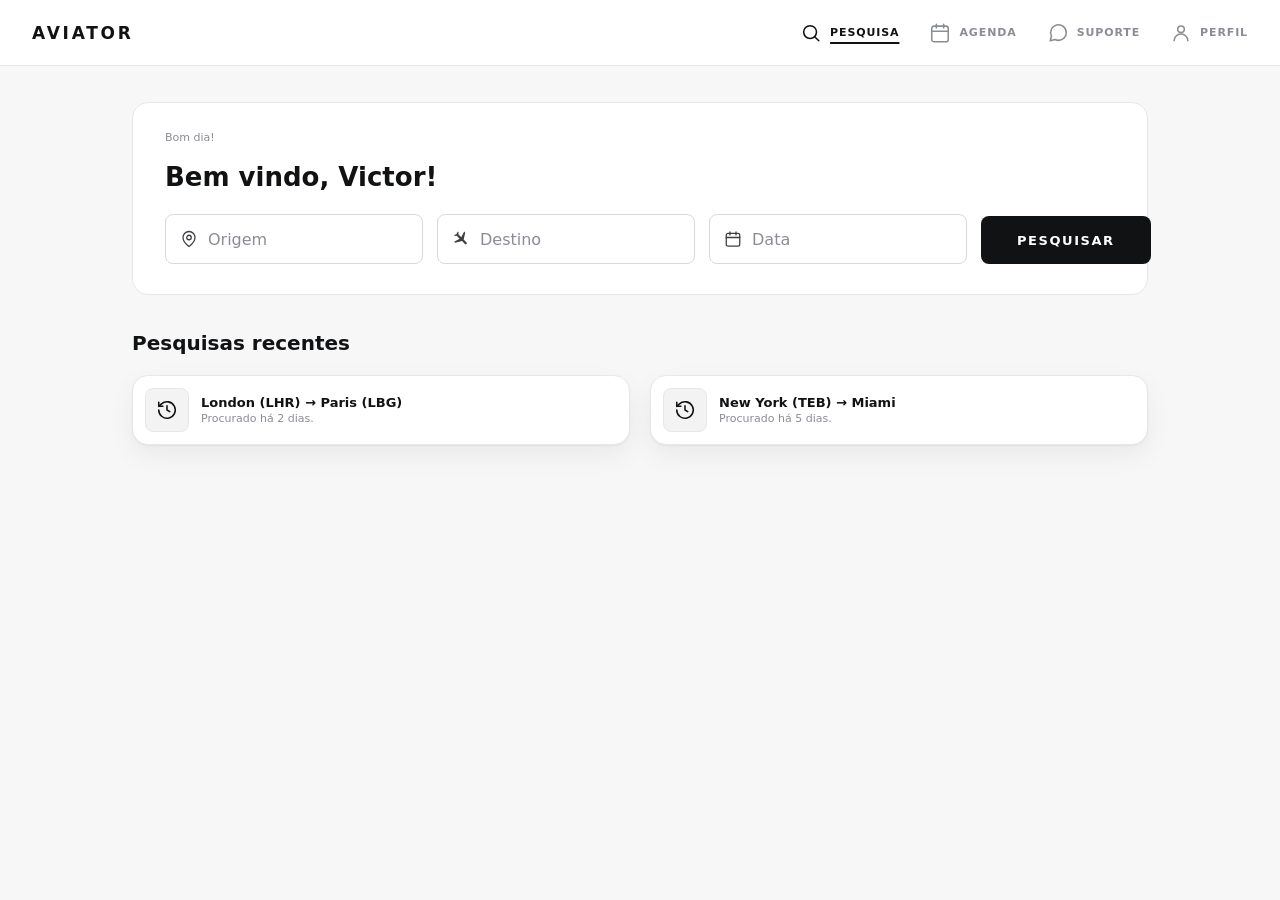
<file: index.html>
<!DOCTYPE html>
<html lang="pt-BR">
<head>
    <meta charset="UTF-8">
    <meta name="viewport" content="width=device-width, initial-scale=1.0">
    <meta name="theme-color" content="#ffffff">
    <link rel="stylesheet" href="style.css">
    <title>Aviator | Pesquisa</title>
</head>
<body>

<div class="app">

    <main class="tela">

        <section class="boas-vindas">
            <p class="ola">Bom dia!</p>
            <h1 class="nome-usuario">Bem vindo, Victor!</h1>

            <label class="campo">
                <svg class="icone" viewBox="0 0 24 24"><path d="M20 10c0 6-8 12-8 12s-8-6-8-12a8 8 0 0 1 16 0Z"/><circle cx="12" cy="10" r="3"/></svg>
                <input type="text" placeholder="Origem">
            </label>

            <label class="campo">
                <svg class="icone icone-cheio" viewBox="0 0 24 24"><path transform="rotate(135 12 12)" d="M21 16v-2l-8-5V3.5a1.5 1.5 0 0 0-3 0V9l-8 5v2l8-2.5V19l-2 1.5V22l3.5-1 3.5 1v-1.5L13 19v-5.5l8 2.5z"/></svg>
                <input type="text" placeholder="Destino">
            </label>

            <label class="campo">
                <svg class="icone" viewBox="0 0 24 24"><rect x="3" y="4.5" width="18" height="17" rx="2.5"/><path d="M8 2.5v4M16 2.5v4M3 10h18"/></svg>
                <input type="text" placeholder="Data">
            </label>

            <a class="btn" href="resultados.html">Pesquisar</a>
        </section>

        <section class="conteudo">
            <h2 class="subtitulo">Pesquisas recentes</h2>

            <div class="espaco">
                <a class="cartao recente" href="resultados.html">
                    <span class="recente-icone">
                        <svg class="icone icone-g" viewBox="0 0 24 24"><path d="M3 12a9 9 0 1 0 3-6.7L3 8"/><path d="M3 3.5V8h4.5"/><path d="M12 7.5V12l3 1.8"/></svg>
                    </span>
                    <span>
                        <span class="recente-rota">London (LHR) &rarr; Paris (LBG)</span>
                        <span class="recente-data">Procurado há 2 dias.</span>
                    </span>
                </a>

                <a class="cartao recente" href="resultados.html">
                    <span class="recente-icone">
                        <svg class="icone icone-g" viewBox="0 0 24 24"><path d="M3 12a9 9 0 1 0 3-6.7L3 8"/><path d="M3 3.5V8h4.5"/><path d="M12 7.5V12l3 1.8"/></svg>
                    </span>
                    <span>
                        <span class="recente-rota">New York (TEB) &rarr; Miami</span>
                        <span class="recente-data">Procurado há 5 dias.</span>
                    </span>
                </a>
            </div>
        </section>

    </main>

    <nav class="barra">
        <span class="marca">Aviator</span>
        <a href="index.html" class="ativo">
            <svg class="icone icone-g" viewBox="0 0 24 24"><circle cx="11" cy="11" r="7"/><path d="m20.5 20.5-4.2-4.2"/></svg>
            <span>Pesquisa</span>
        </a>
        <a href="agendamentos.html">
            <svg class="icone icone-g" viewBox="0 0 24 24"><rect x="3" y="4.5" width="18" height="17" rx="2.5"/><path d="M8 2.5v4M16 2.5v4M3 10h18"/></svg>
            <span>Agenda</span>
        </a>
        <a href="#">
            <svg class="icone icone-g" viewBox="0 0 24 24"><path d="M21 11.5a8.5 8.5 0 0 1-12.3 7.6L3.5 20.5l1.4-5.2A8.5 8.5 0 1 1 21 11.5Z"/></svg>
            <span>Suporte</span>
        </a>
        <a href="#">
            <svg class="icone icone-g" viewBox="0 0 24 24"><circle cx="12" cy="8" r="3.6"/><path d="M4.5 20.5a7.5 7.5 0 0 1 15 0"/></svg>
            <span>Perfil</span>
        </a>
    </nav>

</div>

</body>
</html>
</file>
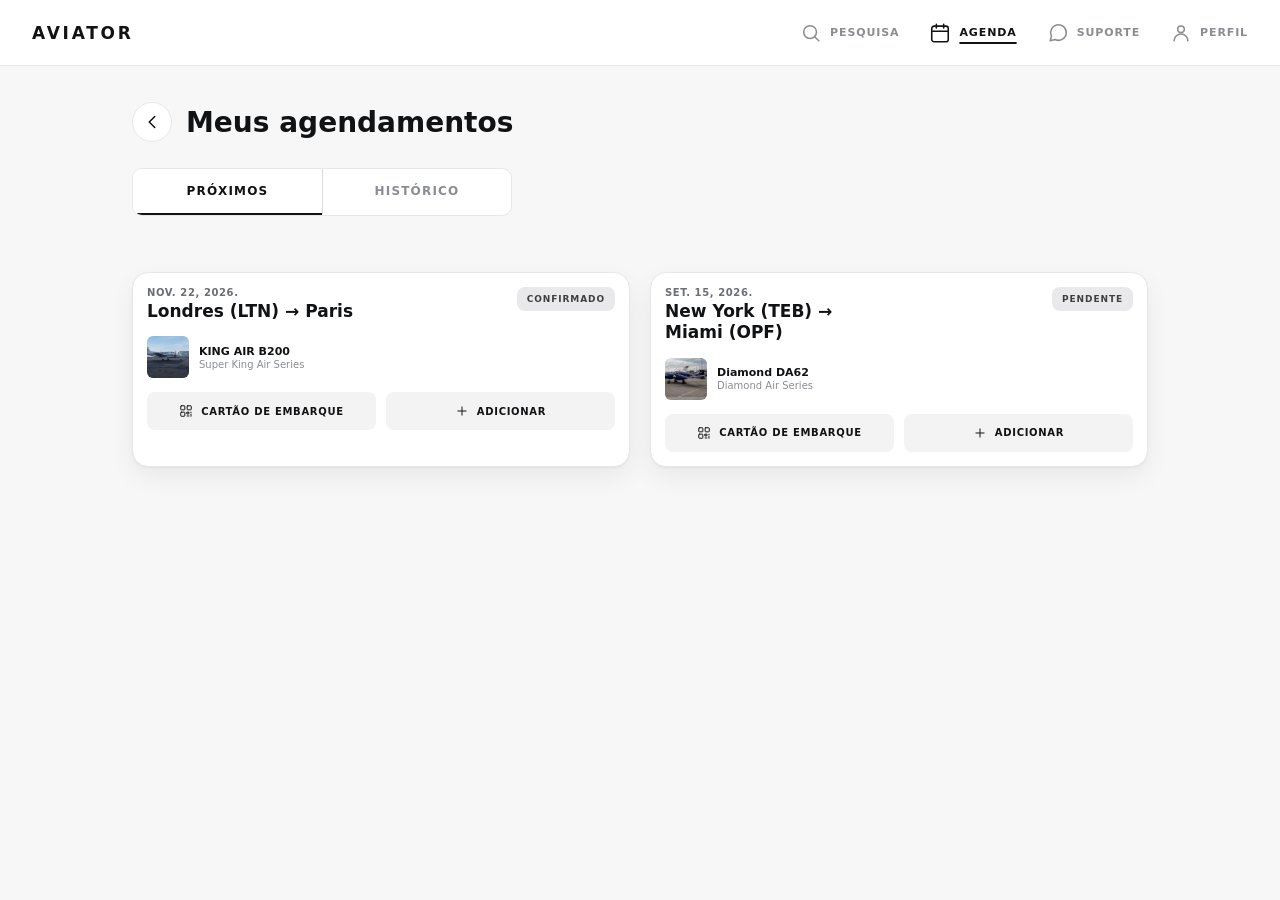
<file: agendamentos.html>
<!DOCTYPE html>
<html lang="pt-BR">
<head>
    <meta charset="UTF-8">
    <meta name="viewport" content="width=device-width, initial-scale=1.0">
    <meta name="theme-color" content="#ffffff">
    <link rel="stylesheet" href="style.css">
    <title>Aviator | Meus agendamentos</title>
</head>
<body>

<div class="app">

    <header class="topo">
        <a class="voltar" href="index.html">
            <svg class="icone icone-g" viewBox="0 0 24 24"><path d="M15 18 9 12l6-6"/></svg>
        </a>
        <h1 class="titulo-topo">Meus agendamentos</h1>
        <span></span>
    </header>

    <main class="tela">

        <!-- os dois radios ficam escondidos e controlam qual painel aparece -->
        <input class="controle-aba" type="radio" name="agenda" id="aba-proximos" checked>
        <input class="controle-aba" type="radio" name="agenda" id="aba-historico">

        <div class="abas">
            <label for="aba-proximos">Próximos</label>
            <label for="aba-historico">Histórico</label>
        </div>

        <section class="painel painel-proximos conteudo">
            <div class="espaco">

                <article class="cartao cartao-largo">
                    <div class="agendamento-topo">
                        <div>
                            <p class="agendamento-data">Nov. 22, 2026.</p>
                            <h2 class="agendamento-rota">Londres (LTN) &rarr; Paris</h2>
                        </div>
                        <span class="etiqueta">Confirmado</span>
                    </div>

                    <div class="agendamento-aviao">
                        <div class="foto foto-mini">
                            <img src="imagens/king-air-b200.jpg" alt="Beechcraft Super King Air B200">
                        </div>
                        <div>
                            <p class="agendamento-modelo">KING AIR B200</p>
                            <p class="agendamento-serie">Super King Air Series</p>
                        </div>
                    </div>

                    <div class="agendamento-acoes">
                        <a class="btn btn-claro" href="#">
                            <svg class="icone icone-p" viewBox="0 0 24 24"><rect x="3" y="3" width="7" height="7" rx="1"/><rect x="14" y="3" width="7" height="7" rx="1"/><rect x="3" y="14" width="7" height="7" rx="1"/><path d="M14 14h3v3h-3zM20.5 14v1M14 20.5h3M20.5 17.5v3.5"/></svg>
                            Cartão de embarque
                        </a>
                        <a class="btn btn-claro" href="#">
                            <svg class="icone icone-p" viewBox="0 0 24 24"><path d="M12 5v14M5 12h14"/></svg>
                            Adicionar
                        </a>
                    </div>
                </article>

                <article class="cartao cartao-largo">
                    <div class="agendamento-topo">
                        <div>
                            <p class="agendamento-data">Set. 15, 2026.</p>
                            <h2 class="agendamento-rota">New York (TEB) &rarr;<br>Miami (OPF)</h2>
                        </div>
                        <span class="etiqueta">Pendente</span>
                    </div>

                    <div class="agendamento-aviao">
                        <div class="foto foto-mini">
                            <img src="imagens/diamond-da62.jpg" alt="Diamond DA62 azul">
                        </div>
                        <div>
                            <p class="agendamento-modelo">Diamond DA62</p>
                            <p class="agendamento-serie">Diamond Air Series</p>
                        </div>
                    </div>

                    <div class="agendamento-acoes">
                        <a class="btn btn-claro" href="#">
                            <svg class="icone icone-p" viewBox="0 0 24 24"><rect x="3" y="3" width="7" height="7" rx="1"/><rect x="14" y="3" width="7" height="7" rx="1"/><rect x="3" y="14" width="7" height="7" rx="1"/><path d="M14 14h3v3h-3zM20.5 14v1M14 20.5h3M20.5 17.5v3.5"/></svg>
                            Cartão de embarque
                        </a>
                        <a class="btn btn-claro" href="#">
                            <svg class="icone icone-p" viewBox="0 0 24 24"><path d="M12 5v14M5 12h14"/></svg>
                            Adicionar
                        </a>
                    </div>
                </article>

            </div>
        </section>

        <section class="painel painel-historico conteudo">
            <div class="espaco">

                <article class="cartao cartao-largo">
                    <div class="agendamento-topo">
                        <div>
                            <p class="agendamento-data">Mar. 04, 2026.</p>
                            <h2 class="agendamento-rota">POA &rarr; CWB</h2>
                        </div>
                        <span class="etiqueta">Concluído</span>
                    </div>

                    <div class="agendamento-aviao">
                        <div class="foto foto-mini">
                            <img src="imagens/pilatus-pc12.jpg" alt="Pilatus PC-12">
                        </div>
                        <div>
                            <p class="agendamento-modelo">Pilatus PC-12</p>
                            <p class="agendamento-serie">Executive Turboprop</p>
                        </div>
                    </div>

                    <div class="agendamento-acoes">
                        <a class="btn btn-claro" href="#">Ver recibo</a>
                        <a class="btn btn-claro" href="resultados.html">Repetir voo</a>
                    </div>
                </article>

                <p class="vazio">Nenhum outro voo concluído por aqui.</p>

            </div>
        </section>

    </main>

    <nav class="barra">
        <span class="marca">Aviator</span>
        <a href="index.html">
            <svg class="icone icone-g" viewBox="0 0 24 24"><circle cx="11" cy="11" r="7"/><path d="m20.5 20.5-4.2-4.2"/></svg>
            <span>Pesquisa</span>
        </a>
        <a href="agendamentos.html" class="ativo">
            <svg class="icone icone-g" viewBox="0 0 24 24"><rect x="3" y="4.5" width="18" height="17" rx="2.5"/><path d="M8 2.5v4M16 2.5v4M3 10h18"/></svg>
            <span>Agenda</span>
        </a>
        <a href="#">
            <svg class="icone icone-g" viewBox="0 0 24 24"><path d="M21 11.5a8.5 8.5 0 0 1-12.3 7.6L3.5 20.5l1.4-5.2A8.5 8.5 0 1 1 21 11.5Z"/></svg>
            <span>Suporte</span>
        </a>
        <a href="#">
            <svg class="icone icone-g" viewBox="0 0 24 24"><circle cx="12" cy="8" r="3.6"/><path d="M4.5 20.5a7.5 7.5 0 0 1 15 0"/></svg>
            <span>Perfil</span>
        </a>
    </nav>

</div>

</body>
</html>
</file>
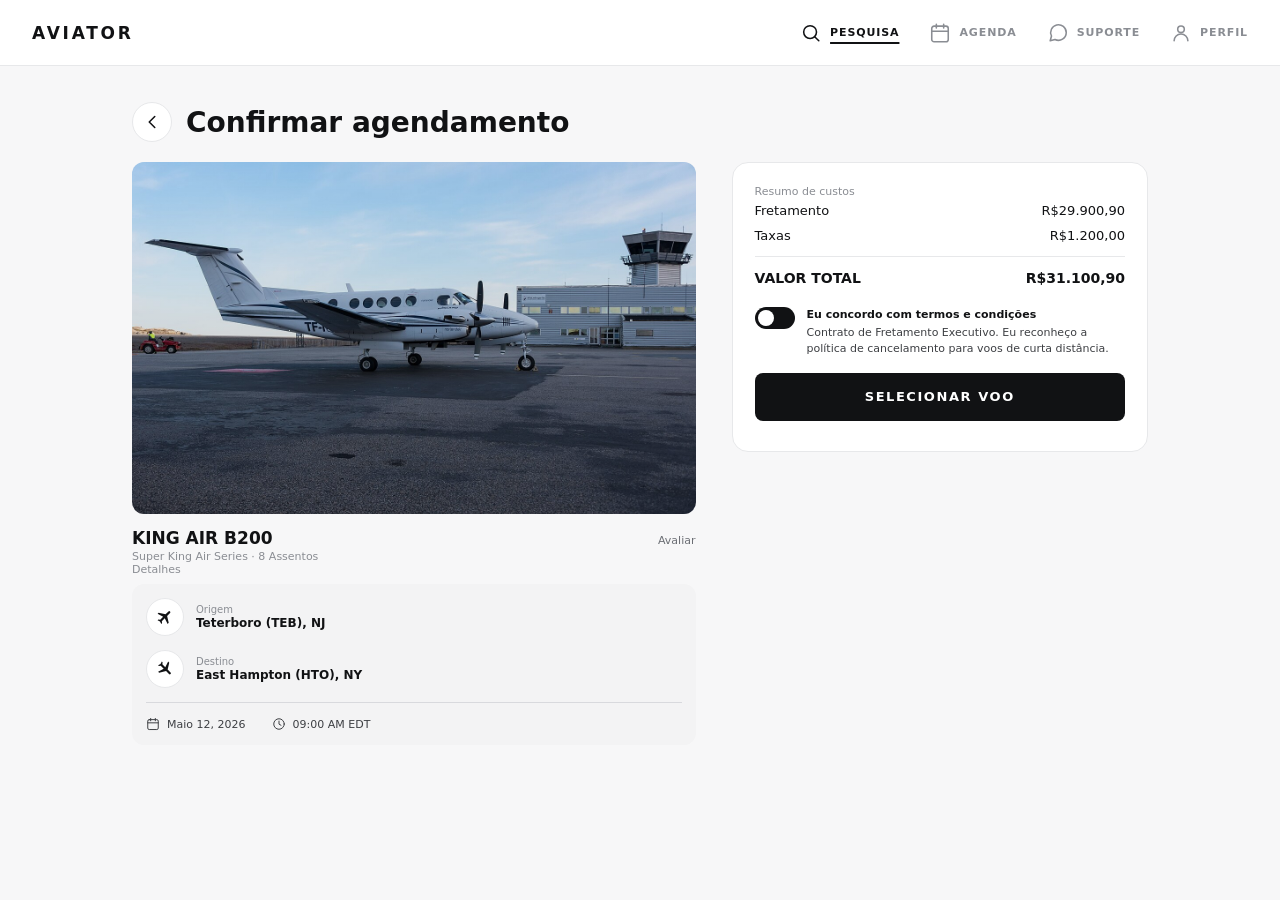
<file: confirmar.html>
<!DOCTYPE html>
<html lang="pt-BR">
<head>
    <meta charset="UTF-8">
    <meta name="viewport" content="width=device-width, initial-scale=1.0">
    <meta name="theme-color" content="#ffffff">
    <link rel="stylesheet" href="style.css">
    <title>Aviator | Confirmar agendamento</title>
</head>
<body>

<div class="app">

    <header class="topo">
        <a class="voltar" href="resultados.html">
            <svg class="icone icone-g" viewBox="0 0 24 24"><path d="M15 18 9 12l6-6"/></svg>
        </a>
        <h1 class="titulo-topo">Confirmar agendamento</h1>
        <span></span>
    </header>

    <main class="tela conteudo layout-duplo">

      <div class="coluna-a">

        <div class="foto">
            <img src="imagens/king-air-b200.jpg" alt="Beechcraft Super King Air B200 branco estacionado no patio do aeroporto">
        </div>

        <div class="detalhe-topo">
            <div>
                <h2 class="detalhe-nome">KING AIR B200</h2>
                <p class="detalhe-serie">Super King Air Series &middot; 8 Assentos</p>
            </div>
            <a class="avaliar" href="#">Avaliar</a>
        </div>

        <p class="legenda rotulo-secao">Detalhes</p>

        <div class="trecho">
            <div class="trecho-linha">
                <span class="trecho-icone">
                    <svg class="icone icone-cheio" viewBox="0 0 24 24"><path transform="rotate(45 12 12)" d="M21 16v-2l-8-5V3.5a1.5 1.5 0 0 0-3 0V9l-8 5v2l8-2.5V19l-2 1.5V22l3.5-1 3.5 1v-1.5L13 19v-5.5l8 2.5z"/></svg>
                </span>
                <span>
                    <span class="trecho-label">Origem</span>
                    <span class="trecho-valor">Teterboro (TEB), NJ</span>
                </span>
            </div>

            <div class="trecho-linha">
                <span class="trecho-icone">
                    <svg class="icone icone-cheio" viewBox="0 0 24 24"><path transform="rotate(135 12 12)" d="M21 16v-2l-8-5V3.5a1.5 1.5 0 0 0-3 0V9l-8 5v2l8-2.5V19l-2 1.5V22l3.5-1 3.5 1v-1.5L13 19v-5.5l8 2.5z"/></svg>
                </span>
                <span>
                    <span class="trecho-label">Destino</span>
                    <span class="trecho-valor">East Hampton (HTO), NY</span>
                </span>
            </div>

            <hr class="linha">

            <div class="trecho-quando">
                <span>
                    <svg class="icone icone-p" viewBox="0 0 24 24"><rect x="3" y="4.5" width="18" height="17" rx="2.5"/><path d="M8 2.5v4M16 2.5v4M3 10h18"/></svg>
                    Maio 12, 2026
                </span>
                <span>
                    <svg class="icone icone-p" viewBox="0 0 24 24"><circle cx="12" cy="12" r="9"/><path d="M12 7v5.2l3.4 2"/></svg>
                    09:00 AM EDT
                </span>
            </div>
        </div>

      </div>

      <div class="coluna-b painel-lateral">

        <div class="custos">
            <p class="legenda">Resumo de custos</p>

            <div class="custo">
                <span>Fretamento</span>
                <span>R$29.900,90</span>
            </div>
            <div class="custo">
                <span>Taxas</span>
                <span>R$1.200,00</span>
            </div>

            <hr class="linha">

            <div class="custo custo-total">
                <span>VALOR TOTAL</span>
                <span>R$31.100,90</span>
            </div>
        </div>

        <label class="termos">
            <input type="checkbox">
            <span class="chave"></span>
            <span class="termos-texto">
                Eu concordo com termos e condições
                <small>Contrato de Fretamento Executivo. Eu reconheço a política de cancelamento para voos de curta distância.</small>
            </span>
        </label>

        <a class="btn btn-final" href="pagamento.html">Selecionar voo</a>

      </div>

    </main>

    <nav class="barra so-desktop">
        <span class="marca">Aviator</span>
        <a href="index.html" class="ativo">
            <svg class="icone icone-g" viewBox="0 0 24 24"><circle cx="11" cy="11" r="7"/><path d="m20.5 20.5-4.2-4.2"/></svg>
            <span>Pesquisa</span>
        </a>
        <a href="agendamentos.html">
            <svg class="icone icone-g" viewBox="0 0 24 24"><rect x="3" y="4.5" width="18" height="17" rx="2.5"/><path d="M8 2.5v4M16 2.5v4M3 10h18"/></svg>
            <span>Agenda</span>
        </a>
        <a href="#">
            <svg class="icone icone-g" viewBox="0 0 24 24"><path d="M21 11.5a8.5 8.5 0 0 1-12.3 7.6L3.5 20.5l1.4-5.2A8.5 8.5 0 1 1 21 11.5Z"/></svg>
            <span>Suporte</span>
        </a>
        <a href="#">
            <svg class="icone icone-g" viewBox="0 0 24 24"><circle cx="12" cy="8" r="3.6"/><path d="M4.5 20.5a7.5 7.5 0 0 1 15 0"/></svg>
            <span>Perfil</span>
        </a>
    </nav>

</div>

</body>
</html>
</file>
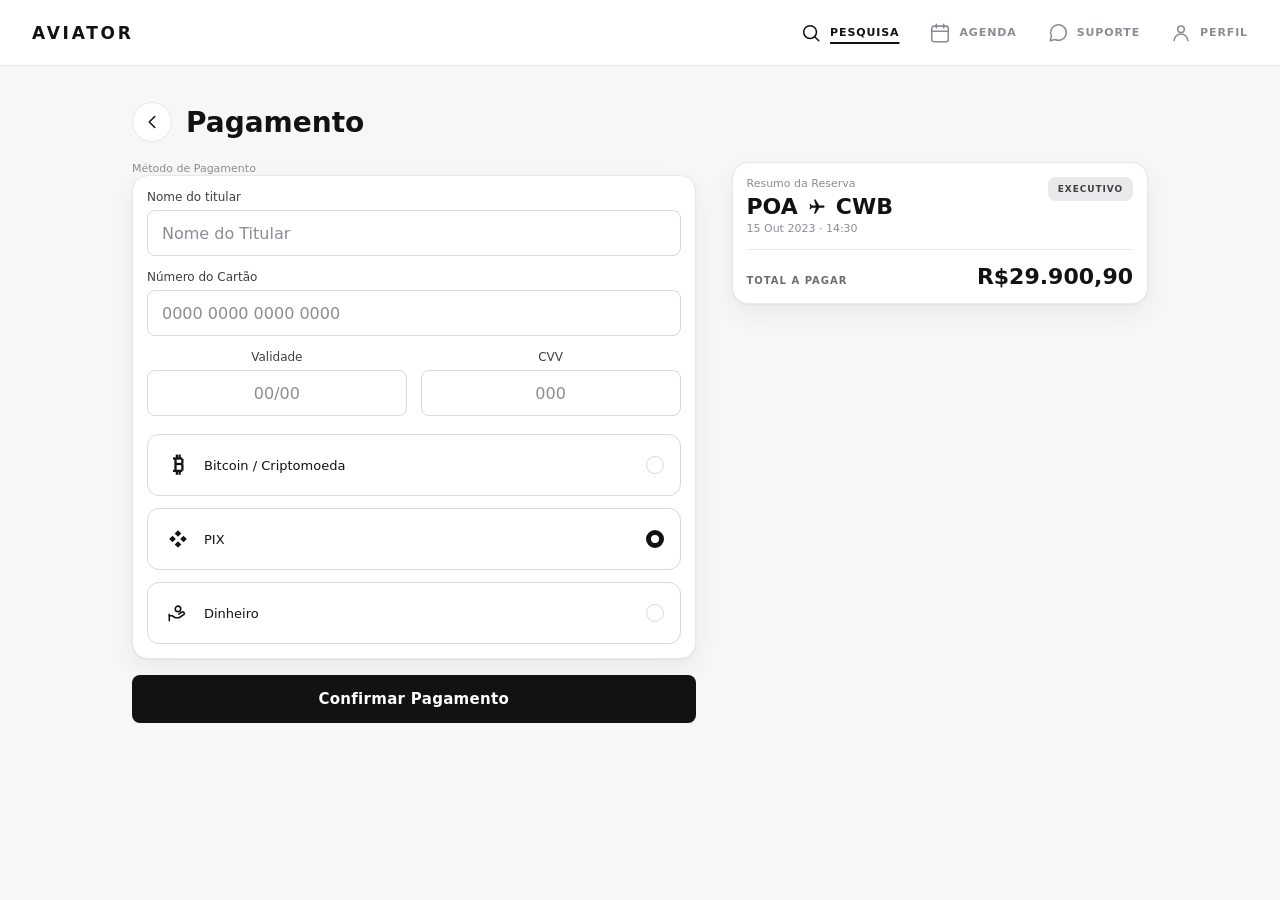
<file: pagamento.html>
<!DOCTYPE html>
<html lang="pt-BR">
<head>
    <meta charset="UTF-8">
    <meta name="viewport" content="width=device-width, initial-scale=1.0">
    <meta name="theme-color" content="#ffffff">
    <link rel="stylesheet" href="style.css">
    <title>Aviator | Pagamento</title>
</head>
<body>

<div class="app">

    <header class="topo">
        <a class="voltar" href="confirmar.html">
            <svg class="icone icone-g" viewBox="0 0 24 24"><path d="M15 18 9 12l6-6"/></svg>
        </a>
        <h1 class="titulo-topo">Pagamento</h1>
        <span></span>
    </header>

    <main class="tela conteudo layout-duplo">

      <div class="coluna-b">

        <section class="cartao cartao-largo reserva">
            <div class="reserva-topo">
                <div>
                    <p class="legenda">Resumo da Reserva</p>
                    <p class="reserva-rota">
                        POA
                        <svg class="icone icone-cheio" viewBox="0 0 24 24"><path transform="rotate(90 12 12)" d="M21 16v-2l-8-5V3.5a1.5 1.5 0 0 0-3 0V9l-8 5v2l8-2.5V19l-2 1.5V22l3.5-1 3.5 1v-1.5L13 19v-5.5l8 2.5z"/></svg>
                        CWB
                    </p>
                    <p class="reserva-data">15 Out 2023 &middot; 14:30</p>
                </div>
                <span class="etiqueta">Executivo</span>
            </div>

            <hr class="linha">

            <div class="reserva-total">
                <span class="mini">Total a pagar</span>
                <span class="reserva-valor">R$29.900,90</span>
            </div>
        </section>

      </div>

      <div class="coluna-a">

        <p class="legenda rotulo-secao">Método de Pagamento</p>

        <section class="cartao cartao-largo">
            <div class="linha-form">
                <label class="rotulo" for="titular">Nome do titular</label>
                <input class="entrada" id="titular" type="text" placeholder="Nome do Titular">
            </div>

            <div class="linha-form">
                <label class="rotulo" for="numero">Número do Cartão</label>
                <input class="entrada" id="numero" type="text" inputmode="numeric" placeholder="0000 0000 0000 0000">
            </div>

            <div class="linha-form duas-colunas">
                <div>
                    <label class="rotulo" for="validade">Validade</label>
                    <input class="entrada" id="validade" type="text" inputmode="numeric" placeholder="00/00">
                </div>
                <div>
                    <label class="rotulo" for="cvv">CVV</label>
                    <input class="entrada" id="cvv" type="text" inputmode="numeric" placeholder="000">
                </div>
            </div>

            <div class="pagamentos">
                <label class="pagamento">
                    <span class="pagamento-icone pagamento-btc">&#8383;</span>
                    <span class="pagamento-nome">Bitcoin / Criptomoeda</span>
                    <input type="radio" name="metodo">
                </label>

                <label class="pagamento">
                    <span class="pagamento-icone">
                        <svg class="icone icone-g icone-cheio" viewBox="0 0 24 24">
                            <path d="M12 2.4 15.6 6 12 9.6 8.4 6z"/>
                            <path d="M12 14.4 15.6 18 12 21.6 8.4 18z"/>
                            <path d="M6 8.4 9.6 12 6 15.6 2.4 12z"/>
                            <path d="M18 8.4 21.6 12 18 15.6 14.4 12z"/>
                        </svg>
                    </span>
                    <span class="pagamento-nome">PIX</span>
                    <input type="radio" name="metodo" checked>
                </label>

                <label class="pagamento">
                    <span class="pagamento-icone">
                        <svg class="icone icone-g" viewBox="0 0 24 24"><circle cx="12" cy="7.5" r="3"/><path d="M2.5 15h3.2l3.4 2.2h3.9l5.3-3.4a1.7 1.7 0 0 0-1.9-2.8l-3.6 2.3"/><path d="M2.5 13.5v7"/></svg>
                    </span>
                    <span class="pagamento-nome">Dinheiro</span>
                    <input type="radio" name="metodo">
                </label>
            </div>
        </section>

        <a class="btn btn-normal btn-final" href="agendamentos.html">Confirmar Pagamento</a>

      </div>

    </main>

    <nav class="barra so-desktop">
        <span class="marca">Aviator</span>
        <a href="index.html" class="ativo">
            <svg class="icone icone-g" viewBox="0 0 24 24"><circle cx="11" cy="11" r="7"/><path d="m20.5 20.5-4.2-4.2"/></svg>
            <span>Pesquisa</span>
        </a>
        <a href="agendamentos.html">
            <svg class="icone icone-g" viewBox="0 0 24 24"><rect x="3" y="4.5" width="18" height="17" rx="2.5"/><path d="M8 2.5v4M16 2.5v4M3 10h18"/></svg>
            <span>Agenda</span>
        </a>
        <a href="#">
            <svg class="icone icone-g" viewBox="0 0 24 24"><path d="M21 11.5a8.5 8.5 0 0 1-12.3 7.6L3.5 20.5l1.4-5.2A8.5 8.5 0 1 1 21 11.5Z"/></svg>
            <span>Suporte</span>
        </a>
        <a href="#">
            <svg class="icone icone-g" viewBox="0 0 24 24"><circle cx="12" cy="8" r="3.6"/><path d="M4.5 20.5a7.5 7.5 0 0 1 15 0"/></svg>
            <span>Perfil</span>
        </a>
    </nav>

</div>

</body>
</html>
</file>
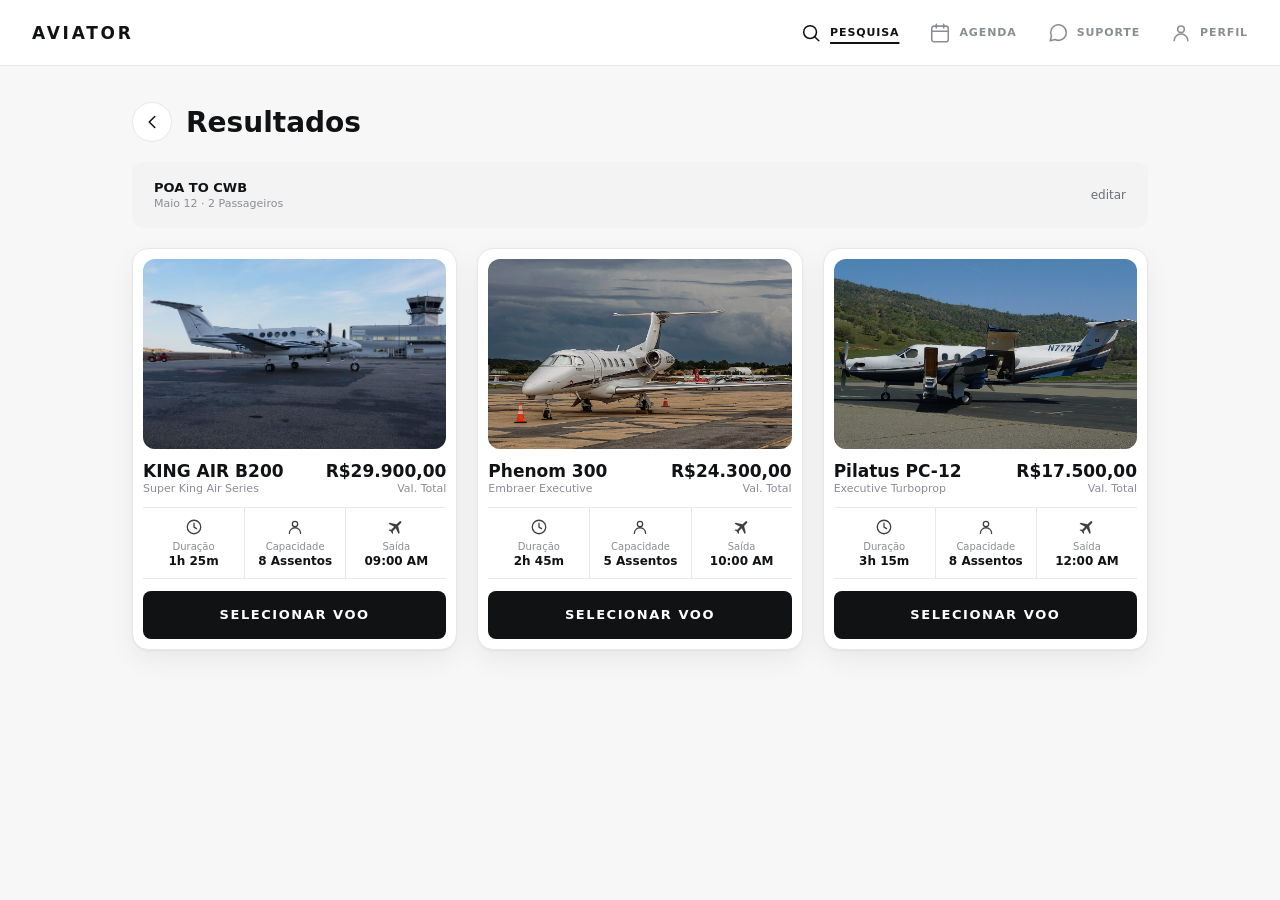
<file: resultados.html>
<!DOCTYPE html>
<html lang="pt-BR">
<head>
    <meta charset="UTF-8">
    <meta name="viewport" content="width=device-width, initial-scale=1.0">
    <meta name="theme-color" content="#ffffff">
    <link rel="stylesheet" href="style.css">
    <title>Aviator | Resultados</title>
</head>
<body>

<div class="app">

    <header class="topo">
        <a class="voltar" href="index.html">
            <svg class="icone icone-g" viewBox="0 0 24 24"><path d="M15 18 9 12l6-6"/></svg>
        </a>
        <h1 class="titulo-topo">Resultados</h1>
        <span></span>
    </header>

    <main class="tela conteudo">

        <div class="resumo-busca">
            <div>
                <p class="resumo-rota">POA TO CWB</p>
                <p class="resumo-info">Maio 12 &middot; 2 Passageiros</p>
            </div>
            <a class="editar" href="index.html">editar</a>
        </div>

        <div class="espaco lista-voos">

            <article class="cartao cartao-fino voo">
                <div class="foto">
                    <img src="imagens/king-air-b200.jpg" alt="Beechcraft Super King Air B200 branco estacionado no patio do aeroporto">
                </div>

                <div class="voo-topo">
                    <h2 class="voo-nome">KING AIR B200</h2>
                    <p class="voo-preco">R$29.900,00</p>
                </div>
                <div class="voo-serie">
                    <span>Super King Air Series</span>
                    <span>Val. Total</span>
                </div>

                <div class="infos">
                    <div class="info">
                        <svg class="icone" viewBox="0 0 24 24"><circle cx="12" cy="12" r="9"/><path d="M12 7v5.2l3.4 2"/></svg>
                        <p class="info-nome">Duração</p>
                        <p class="info-valor">1h 25m</p>
                    </div>
                    <div class="info">
                        <svg class="icone" viewBox="0 0 24 24"><circle cx="12" cy="8" r="3.6"/><path d="M4.5 20.5a7.5 7.5 0 0 1 15 0"/></svg>
                        <p class="info-nome">Capacidade</p>
                        <p class="info-valor">8 Assentos</p>
                    </div>
                    <div class="info">
                        <svg class="icone icone-cheio" viewBox="0 0 24 24"><path transform="rotate(45 12 12)" d="M21 16v-2l-8-5V3.5a1.5 1.5 0 0 0-3 0V9l-8 5v2l8-2.5V19l-2 1.5V22l3.5-1 3.5 1v-1.5L13 19v-5.5l8 2.5z"/></svg>
                        <p class="info-nome">Saída</p>
                        <p class="info-valor">09:00 AM</p>
                    </div>
                </div>

                <a class="btn" href="confirmar.html">Selecionar voo</a>
            </article>

            <article class="cartao cartao-fino voo">
                <div class="foto">
                    <img src="imagens/phenom-300.jpg" alt="Jato executivo Embraer Phenom 300 no patio, com ceu carregado ao fundo" loading="lazy">
                </div>

                <div class="voo-topo">
                    <h2 class="voo-nome">Phenom 300</h2>
                    <p class="voo-preco">R$24.300,00</p>
                </div>
                <div class="voo-serie">
                    <span>Embraer Executive</span>
                    <span>Val. Total</span>
                </div>

                <div class="infos">
                    <div class="info">
                        <svg class="icone" viewBox="0 0 24 24"><circle cx="12" cy="12" r="9"/><path d="M12 7v5.2l3.4 2"/></svg>
                        <p class="info-nome">Duração</p>
                        <p class="info-valor">2h 45m</p>
                    </div>
                    <div class="info">
                        <svg class="icone" viewBox="0 0 24 24"><circle cx="12" cy="8" r="3.6"/><path d="M4.5 20.5a7.5 7.5 0 0 1 15 0"/></svg>
                        <p class="info-nome">Capacidade</p>
                        <p class="info-valor">5 Assentos</p>
                    </div>
                    <div class="info">
                        <svg class="icone icone-cheio" viewBox="0 0 24 24"><path transform="rotate(45 12 12)" d="M21 16v-2l-8-5V3.5a1.5 1.5 0 0 0-3 0V9l-8 5v2l8-2.5V19l-2 1.5V22l3.5-1 3.5 1v-1.5L13 19v-5.5l8 2.5z"/></svg>
                        <p class="info-nome">Saída</p>
                        <p class="info-valor">10:00 AM</p>
                    </div>
                </div>

                <a class="btn" href="confirmar.html">Selecionar voo</a>
            </article>

            <article class="cartao cartao-fino voo">
                <div class="foto">
                    <img src="imagens/pilatus-pc12.jpg" alt="Pilatus PC-12 com a porta aberta em pista cercada de morros verdes" loading="lazy">
                </div>

                <div class="voo-topo">
                    <h2 class="voo-nome">Pilatus PC-12</h2>
                    <p class="voo-preco">R$17.500,00</p>
                </div>
                <div class="voo-serie">
                    <span>Executive Turboprop</span>
                    <span>Val. Total</span>
                </div>

                <div class="infos">
                    <div class="info">
                        <svg class="icone" viewBox="0 0 24 24"><circle cx="12" cy="12" r="9"/><path d="M12 7v5.2l3.4 2"/></svg>
                        <p class="info-nome">Duração</p>
                        <p class="info-valor">3h 15m</p>
                    </div>
                    <div class="info">
                        <svg class="icone" viewBox="0 0 24 24"><circle cx="12" cy="8" r="3.6"/><path d="M4.5 20.5a7.5 7.5 0 0 1 15 0"/></svg>
                        <p class="info-nome">Capacidade</p>
                        <p class="info-valor">8 Assentos</p>
                    </div>
                    <div class="info">
                        <svg class="icone icone-cheio" viewBox="0 0 24 24"><path transform="rotate(45 12 12)" d="M21 16v-2l-8-5V3.5a1.5 1.5 0 0 0-3 0V9l-8 5v2l8-2.5V19l-2 1.5V22l3.5-1 3.5 1v-1.5L13 19v-5.5l8 2.5z"/></svg>
                        <p class="info-nome">Saída</p>
                        <p class="info-valor">12:00 AM</p>
                    </div>
                </div>

                <a class="btn" href="confirmar.html">Selecionar voo</a>
            </article>

        </div>
    </main>

    <nav class="barra">
        <span class="marca">Aviator</span>
        <a href="index.html" class="ativo">
            <svg class="icone icone-g" viewBox="0 0 24 24"><circle cx="11" cy="11" r="7"/><path d="m20.5 20.5-4.2-4.2"/></svg>
            <span>Pesquisa</span>
        </a>
        <a href="agendamentos.html">
            <svg class="icone icone-g" viewBox="0 0 24 24"><rect x="3" y="4.5" width="18" height="17" rx="2.5"/><path d="M8 2.5v4M16 2.5v4M3 10h18"/></svg>
            <span>Agenda</span>
        </a>
        <a href="#">
            <svg class="icone icone-g" viewBox="0 0 24 24"><path d="M21 11.5a8.5 8.5 0 0 1-12.3 7.6L3.5 20.5l1.4-5.2A8.5 8.5 0 1 1 21 11.5Z"/></svg>
            <span>Suporte</span>
        </a>
        <a href="#">
            <svg class="icone icone-g" viewBox="0 0 24 24"><circle cx="12" cy="8" r="3.6"/><path d="M4.5 20.5a7.5 7.5 0 0 1 15 0"/></svg>
            <span>Perfil</span>
        </a>
    </nav>

</div>

</body>
</html>
</file>
<file: style.css>
/* Aviator - fretamento aereo
   Feito para celular primeiro. As media queries no fim do arquivo
   adaptam para telas maiores. */

* {
    margin: 0;
    padding: 0;
    box-sizing: border-box;
}

img,
svg {
    display: block;
}

a {
    color: inherit;
    text-decoration: none;
}

button,
input {
    font: inherit;
    color: inherit;
}

/* cores e medidas que se repetem no projeto todo */
:root {
    --preto: #111214;
    --texto: #3d3f43;
    --cinza: #8a8d93;
    --cinza-forte: #6b6e74;
    --borda: #e7e8ea;
    --borda-forte: #d8d9dd;
    --claro: #f3f3f4;
    --claro-2: #e9e9eb;

    --raio: 12px;
    --raio-g: 16px;
    --sombra: 0 1px 2px rgba(16, 17, 20, .05), 0 10px 26px rgba(16, 17, 20, .06);

    --fonte: system-ui, -apple-system, "Segoe UI", Roboto, Arial, sans-serif;
}

body {
    font-family: var(--fonte);
    color: var(--preto);
    background: #fff;
    -webkit-font-smoothing: antialiased;
}

/* o app ocupa a altura toda da tela do celular.
   100dvh evita que a barra do navegador corte o rodape */
.app {
    display: flex;
    flex-direction: column;
    height: 100vh;
    height: 100dvh;
    background: #fff;
}

/* só esta parte rola, o topo e a barra de baixo ficam parados */
.tela {
    flex: 1;
    overflow-y: auto;
    -webkit-overflow-scrolling: touch;
}

.conteudo {
    padding: 16px;
}

.espaco > * + * {
    margin-top: 12px;
}

/* topo da pagina */
.topo {
    flex: none;
    height: 58px;
    display: grid;
    grid-template-columns: 44px 1fr 44px;
    align-items: center;
    padding: 0 6px;
}

.voltar {
    width: 44px;
    height: 44px;
    display: grid;
    place-items: center;
}

.titulo-topo {
    text-align: center;
    font-size: clamp(12px, 3.6vw, 14px);
    font-weight: 700;
    letter-spacing: .09em;
    text-transform: uppercase;
}

/* textos repetidos */
.legenda {
    font-size: 11px;
    color: var(--cinza);
}

.mini {
    font-size: 10px;
    font-weight: 700;
    letter-spacing: .1em;
    text-transform: uppercase;
    color: var(--cinza-forte);
}

.subtitulo {
    font-size: 15px;
    font-weight: 700;
}

.subtitulo + .espaco {
    margin-top: 12px;
}

/* icones */
.icone {
    width: 18px;
    height: 18px;
    stroke: currentColor;
    fill: none;
    stroke-width: 1.7;
    stroke-linecap: round;
    stroke-linejoin: round;
    flex: none;
}

.icone-g {
    width: 22px;
    height: 22px;
}

.icone-p {
    width: 14px;
    height: 14px;
}

/* o aviao e desenhado cheio, sem contorno */
.icone-cheio {
    fill: currentColor;
    stroke: none;
}

/* botoes */
.btn {
    display: flex;
    align-items: center;
    justify-content: center;
    gap: 8px;
    width: 100%;
    min-height: 48px;
    border: 0;
    border-radius: 8px;
    background: var(--preto);
    color: #fff;
    font-size: 13px;
    font-weight: 700;
    letter-spacing: .12em;
    text-transform: uppercase;
    text-align: center;
    cursor: pointer;
}

.btn:hover {
    background: #26282c;
}

.btn-normal {
    text-transform: none;
    letter-spacing: .02em;
    font-size: 15px;
}

.btn-claro {
    background: var(--claro);
    color: var(--preto);
    min-height: 38px;
    font-size: 10px;
    letter-spacing: .07em;
    padding: 0 8px;
}

.btn-claro:hover {
    background: var(--claro-2);
}

/* caixas brancas com sombra */
.cartao {
    background: #fff;
    border: 1px solid var(--borda);
    border-radius: var(--raio-g);
    box-shadow: var(--sombra);
}

.cartao-fino {
    padding: 10px;
}

.cartao-largo {
    padding: 14px;
}

.etiqueta {
    display: inline-flex;
    align-items: center;
    height: 24px;
    padding: 0 10px;
    border-radius: 8px;
    background: var(--claro-2);
    color: var(--texto);
    font-size: 9px;
    font-weight: 700;
    letter-spacing: .1em;
    text-transform: uppercase;
    white-space: nowrap;
}

.linha {
    height: 1px;
    background: var(--borda);
    border: 0;
}

/* Fotos das aeronaves.
   A div segura a proporcao e o arredondamento, a imagem preenche por
   dentro. O cinza do fundo aparece enquanto a foto nao carregou. */
.foto {
    position: relative;
    aspect-ratio: 16 / 10;
    border-radius: var(--raio);
    overflow: hidden;
    background: var(--claro-2);
}

/* cover corta o excesso em vez de espremer a foto */
.foto img {
    display: block;
    width: 100%;
    height: 100%;
    object-fit: cover;
}

/* escurece o pe da imagem, como a vinheta de uma foto */
.foto::after {
    content: "";
    position: absolute;
    inset: 0;
    pointer-events: none;
    background: linear-gradient(180deg, rgba(0, 0, 0, .03), rgba(0, 0, 0, .18));
}

.foto-mini {
    width: 42px;
    aspect-ratio: 1;
    border-radius: 6px;
    flex: none;
}

/* Tela de pesquisa */
.boas-vindas {
    background: #f2f2f3;
    border-radius: 0 0 22px 22px;
    padding: 20px 16px 22px;
}

.ola {
    font-size: 11px;
    color: var(--cinza);
}

.nome-usuario {
    font-size: clamp(16px, 4.6vw, 19px);
    font-weight: 700;
    margin: 2px 0 16px;
}

.campo {
    display: flex;
    align-items: center;
    gap: 10px;
    min-height: 50px;
    padding: 0 14px;
    background: #fff;
    border: 1px solid var(--borda-forte);
    border-radius: 8px;
    color: var(--texto);
}

.campo + .campo {
    margin-top: 10px;
}

/* 16px de proposito: abaixo disso o Safari do iPhone da zoom ao focar */
.campo input {
    flex: 1;
    min-width: 0;
    border: 0;
    outline: none;
    background: none;
    font-size: 16px;
}

.campo input::placeholder {
    color: var(--cinza);
}

.boas-vindas .btn {
    margin-top: 14px;
}

.recente {
    display: flex;
    align-items: center;
    gap: 12px;
    padding: 12px;
}

.recente-icone {
    width: 44px;
    height: 44px;
    border-radius: 8px;
    background: var(--claro);
    border: 1px solid var(--borda);
    display: grid;
    place-items: center;
    flex: none;
}

.recente-rota {
    display: block;
    font-size: 13px;
    font-weight: 700;
}

.recente-data {
    display: block;
    font-size: 11px;
    color: var(--cinza);
    margin-top: 2px;
}

/* Tela de resultados */
.resumo-busca {
    display: flex;
    align-items: center;
    justify-content: space-between;
    gap: 12px;
    padding: 14px;
    background: var(--claro);
    border-radius: var(--raio);
}

.resumo-rota {
    font-size: 13px;
    font-weight: 700;
}

.resumo-info {
    font-size: 11px;
    color: var(--cinza);
    margin-top: 2px;
}

.editar {
    font-size: 12px;
    color: var(--cinza-forte);
}

.lista-voos {
    margin-top: 14px;
}

.voo-topo {
    display: flex;
    align-items: baseline;
    justify-content: space-between;
    gap: 10px;
    margin-top: 12px;
}

.voo-nome,
.voo-preco {
    font-size: clamp(15px, 4.2vw, 17px);
    font-weight: 700;
}

.voo-serie {
    display: flex;
    align-items: baseline;
    justify-content: space-between;
    gap: 10px;
    font-size: 11px;
    color: var(--cinza);
    margin: 1px 0 12px;
}

.infos {
    display: grid;
    grid-template-columns: repeat(3, 1fr);
    border-top: 1px solid var(--borda);
    border-bottom: 1px solid var(--borda);
}

.info {
    padding: 10px 4px;
    text-align: center;
}

.info + .info {
    border-left: 1px solid var(--borda);
}

.info svg {
    margin: 0 auto 5px;
    color: var(--texto);
}

.info-nome {
    font-size: 10px;
    color: var(--cinza);
}

.info-valor {
    font-size: 12px;
    font-weight: 700;
    margin-top: 2px;
}

.voo .btn {
    margin-top: 12px;
}

/* Tela de confirmacao */
.detalhe-topo {
    display: flex;
    align-items: baseline;
    justify-content: space-between;
    gap: 10px;
    margin-top: 14px;
}

.detalhe-nome {
    font-size: clamp(15px, 4.2vw, 17px);
    font-weight: 700;
}

.detalhe-serie {
    font-size: 11px;
    color: var(--cinza);
    margin-top: 2px;
}

.avaliar {
    font-size: 11px;
    color: var(--cinza-forte);
}

.rotulo-secao {
    margin-top: 16px;
}

.trecho {
    background: var(--claro);
    border-radius: var(--raio);
    padding: 14px;
    margin-top: 8px;
}

.trecho-linha {
    display: flex;
    align-items: center;
    gap: 12px;
}

.trecho-linha + .trecho-linha {
    margin-top: 14px;
}

.trecho-icone {
    width: 38px;
    height: 38px;
    border-radius: 50%;
    background: #fff;
    border: 1px solid var(--borda);
    display: grid;
    place-items: center;
    flex: none;
}

.trecho-label {
    display: block;
    font-size: 10px;
    color: var(--cinza);
}

.trecho-valor {
    display: block;
    font-size: 12px;
    font-weight: 700;
    margin-top: 1px;
}

.trecho .linha {
    margin: 14px 0;
    background: var(--borda-forte);
}

.trecho-quando {
    display: flex;
    flex-wrap: wrap;
    gap: 10px 26px;
}

.trecho-quando span {
    display: flex;
    align-items: center;
    gap: 7px;
    font-size: 11px;
    color: var(--texto);
}

.custos {
    margin-top: 18px;
}

.custo {
    display: flex;
    justify-content: space-between;
    align-items: baseline;
    gap: 10px;
    font-size: 13px;
    padding: 5px 0;
}

.custo-total {
    font-size: 14px;
    font-weight: 700;
}

.custos .linha {
    margin: 8px 0;
}

/* interruptor do aceite, funciona com o checkbox escondido */
.termos {
    display: flex;
    align-items: flex-start;
    gap: 12px;
    margin-top: 16px;
    cursor: pointer;
}

.termos input {
    position: absolute;
    opacity: 0;
    pointer-events: none;
}

.chave {
    flex: none;
    width: 40px;
    height: 22px;
    border-radius: 999px;
    background: var(--preto);
    padding: 3px;
    display: flex;
}

.chave::before {
    content: "";
    width: 16px;
    height: 16px;
    border-radius: 50%;
    background: #fff;
    transition: transform .15s;
}

.termos input:checked + .chave::before {
    transform: translateX(18px);
}

.termos-texto {
    font-size: 11px;
    line-height: 1.45;
    font-weight: 700;
}

.termos-texto small {
    display: block;
    font-size: 11px;
    font-weight: 400;
    color: var(--texto);
    margin-top: 2px;
}

.btn-final {
    margin: 16px 0 8px;
}

/* Tela de agendamentos */
.controle-aba {
    position: absolute;
    opacity: 0;
    pointer-events: none;
}

.abas {
    display: grid;
    grid-template-columns: 1fr 1fr;
    background: var(--claro);
    border-top: 1px solid var(--borda);
    border-bottom: 1px solid var(--borda);
}

.abas label {
    min-height: 46px;
    display: grid;
    place-items: center;
    font-size: 12px;
    font-weight: 700;
    letter-spacing: .1em;
    text-transform: uppercase;
    color: var(--cinza);
    cursor: pointer;
    border-bottom: 2px solid transparent;
}

.abas label + label {
    border-left: 1px solid var(--borda-forte);
}

/* o radio marcado pinta a aba dele e mostra o painel certo */
#aba-proximos:checked ~ .abas label[for="aba-proximos"],
#aba-historico:checked ~ .abas label[for="aba-historico"] {
    color: var(--preto);
    background: #fff;
    border-bottom-color: var(--preto);
}

.painel {
    display: none;
}

#aba-proximos:checked ~ .painel-proximos,
#aba-historico:checked ~ .painel-historico {
    display: block;
}

.agendamento-topo {
    display: flex;
    justify-content: space-between;
    gap: 12px;
}

.agendamento-data {
    font-size: 10px;
    font-weight: 700;
    letter-spacing: .06em;
    text-transform: uppercase;
    color: var(--cinza-forte);
}

.agendamento-rota {
    font-size: clamp(15px, 4.2vw, 17px);
    font-weight: 700;
    line-height: 1.25;
    margin-top: 3px;
}

.agendamento-aviao {
    display: flex;
    align-items: center;
    gap: 10px;
    margin: 14px 0;
}

.agendamento-modelo {
    font-size: 11px;
    font-weight: 700;
}

.agendamento-serie {
    font-size: 10px;
    color: var(--cinza);
    margin-top: 1px;
}

.agendamento-acoes {
    display: grid;
    grid-template-columns: 1fr 1fr;
    gap: 10px;
}

.vazio {
    text-align: center;
    color: var(--cinza);
    font-size: 13px;
    line-height: 1.5;
    padding: 60px 24px;
}

/* Tela de pagamento */
.reserva-topo {
    display: flex;
    justify-content: space-between;
    align-items: flex-start;
    gap: 12px;
}

.reserva-rota {
    display: flex;
    align-items: center;
    gap: 10px;
    font-size: clamp(18px, 5.4vw, 22px);
    font-weight: 700;
    margin-top: 4px;
}

.reserva-data {
    font-size: 11px;
    color: var(--cinza);
    margin-top: 3px;
}

.reserva .linha {
    margin: 14px 0;
}

.reserva-total {
    display: flex;
    justify-content: space-between;
    align-items: baseline;
    gap: 10px;
}

.reserva-valor {
    font-size: clamp(18px, 5.4vw, 22px);
    font-weight: 700;
}

.rotulo {
    display: block;
    font-size: 12px;
    color: var(--texto);
    margin-bottom: 6px;
}

.entrada {
    width: 100%;
    min-height: 46px;
    padding: 0 14px;
    background: #fff;
    border: 1px solid var(--borda-forte);
    border-radius: 8px;
    font-size: 16px;
    outline: none;
}

.entrada::placeholder {
    color: var(--cinza);
}

.entrada:focus {
    border-color: var(--preto);
}

.linha-form + .linha-form {
    margin-top: 14px;
}

.duas-colunas {
    display: grid;
    grid-template-columns: 1fr 1fr;
    gap: 14px;
}

.duas-colunas .rotulo,
.duas-colunas .entrada {
    text-align: center;
}

.pagamentos {
    margin-top: 18px;
}

.pagamento {
    display: flex;
    align-items: center;
    gap: 12px;
    min-height: 62px;
    padding: 0 16px;
    border: 1px solid var(--borda-forte);
    border-radius: var(--raio);
    cursor: pointer;
}

.pagamento + .pagamento {
    margin-top: 12px;
}

.pagamento-icone {
    width: 28px;
    display: grid;
    place-items: center;
    flex: none;
}

.pagamento-btc {
    font-size: 22px;
    font-weight: 700;
    line-height: 1;
}

.pagamento-nome {
    flex: 1;
    font-size: 13px;
}

/* bolinha de selecao desenhada no lugar do radio padrao */
.pagamento input {
    appearance: none;
    -webkit-appearance: none;
    width: 18px;
    height: 18px;
    border: 1.5px solid var(--borda-forte);
    border-radius: 50%;
    flex: none;
    cursor: pointer;
}

.pagamento input:checked {
    border-color: var(--preto);
    border-width: 5px;
}

/* barra de navegacao de baixo */
.barra {
    flex: none;
    display: grid;
    grid-template-columns: repeat(4, 1fr);
    background: #fff;
    border-top: 1px solid var(--borda);
    border-radius: 18px 18px 0 0;
    box-shadow: 0 -6px 24px rgba(16, 17, 20, .1);
    padding: 10px 4px;
    padding-bottom: calc(10px + env(safe-area-inset-bottom));
}

.barra a {
    display: grid;
    justify-items: center;
    align-content: start;
    gap: 6px;
    padding: 4px 0;
    font-size: 9px;
    font-weight: 600;
    letter-spacing: .08em;
    text-transform: uppercase;
    color: var(--cinza);
}

.barra a.ativo {
    color: var(--preto);
}

/* so aparecem quando a tela vira site de computador */
.marca,
.so-desktop {
    display: none;
}

/* Celulares bem estreitos, tipo iPhone SE */
@media (max-width: 359px) {
    .conteudo,
    .boas-vindas {
        padding-left: 12px;
        padding-right: 12px;
    }

    .info-valor {
        font-size: 11px;
    }

    .agendamento-acoes {
        grid-template-columns: 1fr;
    }

    .btn-claro {
        font-size: 9px;
    }
}

/* Celular grande e tablet: o conteudo para de esticar */
@media (min-width: 480px) {
    body {
        background: #ececed;
    }

    .app {
        max-width: 440px;
        margin: 0 auto;
        border-left: 1px solid var(--borda);
        border-right: 1px solid var(--borda);
    }
}

/* Computador: deixa de ser aplicativo e vira um site comum.
   O menu sobe para o topo, a pagina rola inteira e o conteudo
   se espalha em colunas. */
@media (min-width: 900px) {
    body {
        background: #f7f7f8;
    }

    .app {
        width: 100%;
        max-width: none;
        height: auto;
        min-height: 100vh;
        border: 0;
        background: transparent;
    }

    /* a rolagem volta a ser da pagina, nao de uma caixa interna */
    .tela {
        overflow: visible;
        width: 100%;
        max-width: 1080px;
        margin: 0 auto;
        padding: 0 32px 56px;
    }

    /* order: -1 joga a barra para o comeco da coluna flex */
    .barra {
        order: -1;
        position: sticky;
        top: 0;
        z-index: 10;
        display: flex;
        align-items: center;
        gap: 30px;
        height: 66px;
        padding: 0 32px;
        border-top: 0;
        border-bottom: 1px solid var(--borda);
        border-radius: 0;
        box-shadow: none;
    }

    .so-desktop {
        display: flex;
    }

    .marca {
        display: block;
        margin-right: auto;
        font-size: 17px;
        font-weight: 700;
        letter-spacing: .16em;
        text-transform: uppercase;
    }

    .barra a {
        display: flex;
        flex-direction: row;
        align-items: center;
        gap: 8px;
        padding: 0;
        font-size: 11px;
    }

    .barra a.ativo {
        text-decoration: underline;
        text-underline-offset: 6px;
        text-decoration-thickness: 2px;
    }

    /* titulo da pagina alinhado a esquerda, como em site */
    .topo {
        width: 100%;
        max-width: 1080px;
        margin: 0 auto;
        height: auto;
        display: flex;
        align-items: center;
        gap: 14px;
        padding: 36px 32px 20px;
    }

    .topo > span:last-child {
        display: none;
    }

    .voltar {
        width: 40px;
        height: 40px;
        background: #fff;
        border: 1px solid var(--borda);
        border-radius: 50%;
    }

    .titulo-topo {
        text-align: left;
        font-size: 28px;
        letter-spacing: 0;
        text-transform: none;
    }

    /* busca: os tres campos e o botao ficam lado a lado */
    .tela > .boas-vindas {
        display: grid;
        grid-template-columns: repeat(3, 1fr) auto;
        align-items: end;
        gap: 14px;
        margin-top: 36px;
        padding: 28px 32px 30px;
        background: #fff;
        border: 1px solid var(--borda);
        border-radius: var(--raio-g);
    }

    .ola,
    .nome-usuario {
        grid-column: 1 / -1;
    }

    .nome-usuario {
        font-size: 26px;
        margin: 4px 0 8px;
    }

    .campo + .campo {
        margin-top: 0;
    }

    .boas-vindas .btn {
        width: auto;
        margin-top: 0;
        padding: 0 36px;
    }

    .tela > .conteudo {
        padding: 36px 0 0;
    }

    /* listas viram grade em vez de pilha */
    .espaco > * + * {
        margin-top: 0;
    }

    .subtitulo + .espaco,
    .lista-voos,
    .painel .espaco {
        display: grid;
        gap: 20px;
        margin-top: 20px;
    }

    .subtitulo + .espaco,
    .painel .espaco {
        grid-template-columns: repeat(2, 1fr);
    }

    .lista-voos {
        grid-template-columns: repeat(3, 1fr);
    }

    .vazio {
        grid-column: 1 / -1;
        padding: 30px 24px;
    }

    .subtitulo {
        font-size: 20px;
    }

    .resumo-busca {
        padding: 18px 22px;
    }

    /* abas deixam de ocupar a largura toda */
    .abas {
        max-width: 380px;
        margin-top: 6px;
        background: #fff;
        border: 1px solid var(--borda);
        border-radius: 10px;
        overflow: hidden;
    }

    /* confirmacao e pagamento em duas colunas */
    .layout-duplo {
        display: grid;
        grid-template-columns: 1.15fr .85fr;
        align-items: start;
        gap: 36px;
    }

    .coluna-a {
        order: 1;
    }

    .coluna-b {
        order: 2;
        position: sticky;
        top: 96px;
    }

    .painel-lateral {
        padding: 22px;
        background: #fff;
        border: 1px solid var(--borda);
        border-radius: var(--raio-g);
    }

    .painel-lateral .custos {
        margin-top: 0;
    }

    .rotulo-secao {
        margin-top: 0;
    }
}

/* Celular deitado: sobra pouca altura, entao encolhe o topo */
@media (max-width: 899px) and (max-height: 480px) and (orientation: landscape) {
    .topo {
        height: 48px;
    }

    .foto {
        aspect-ratio: 21 / 9;
    }
}
</file>
